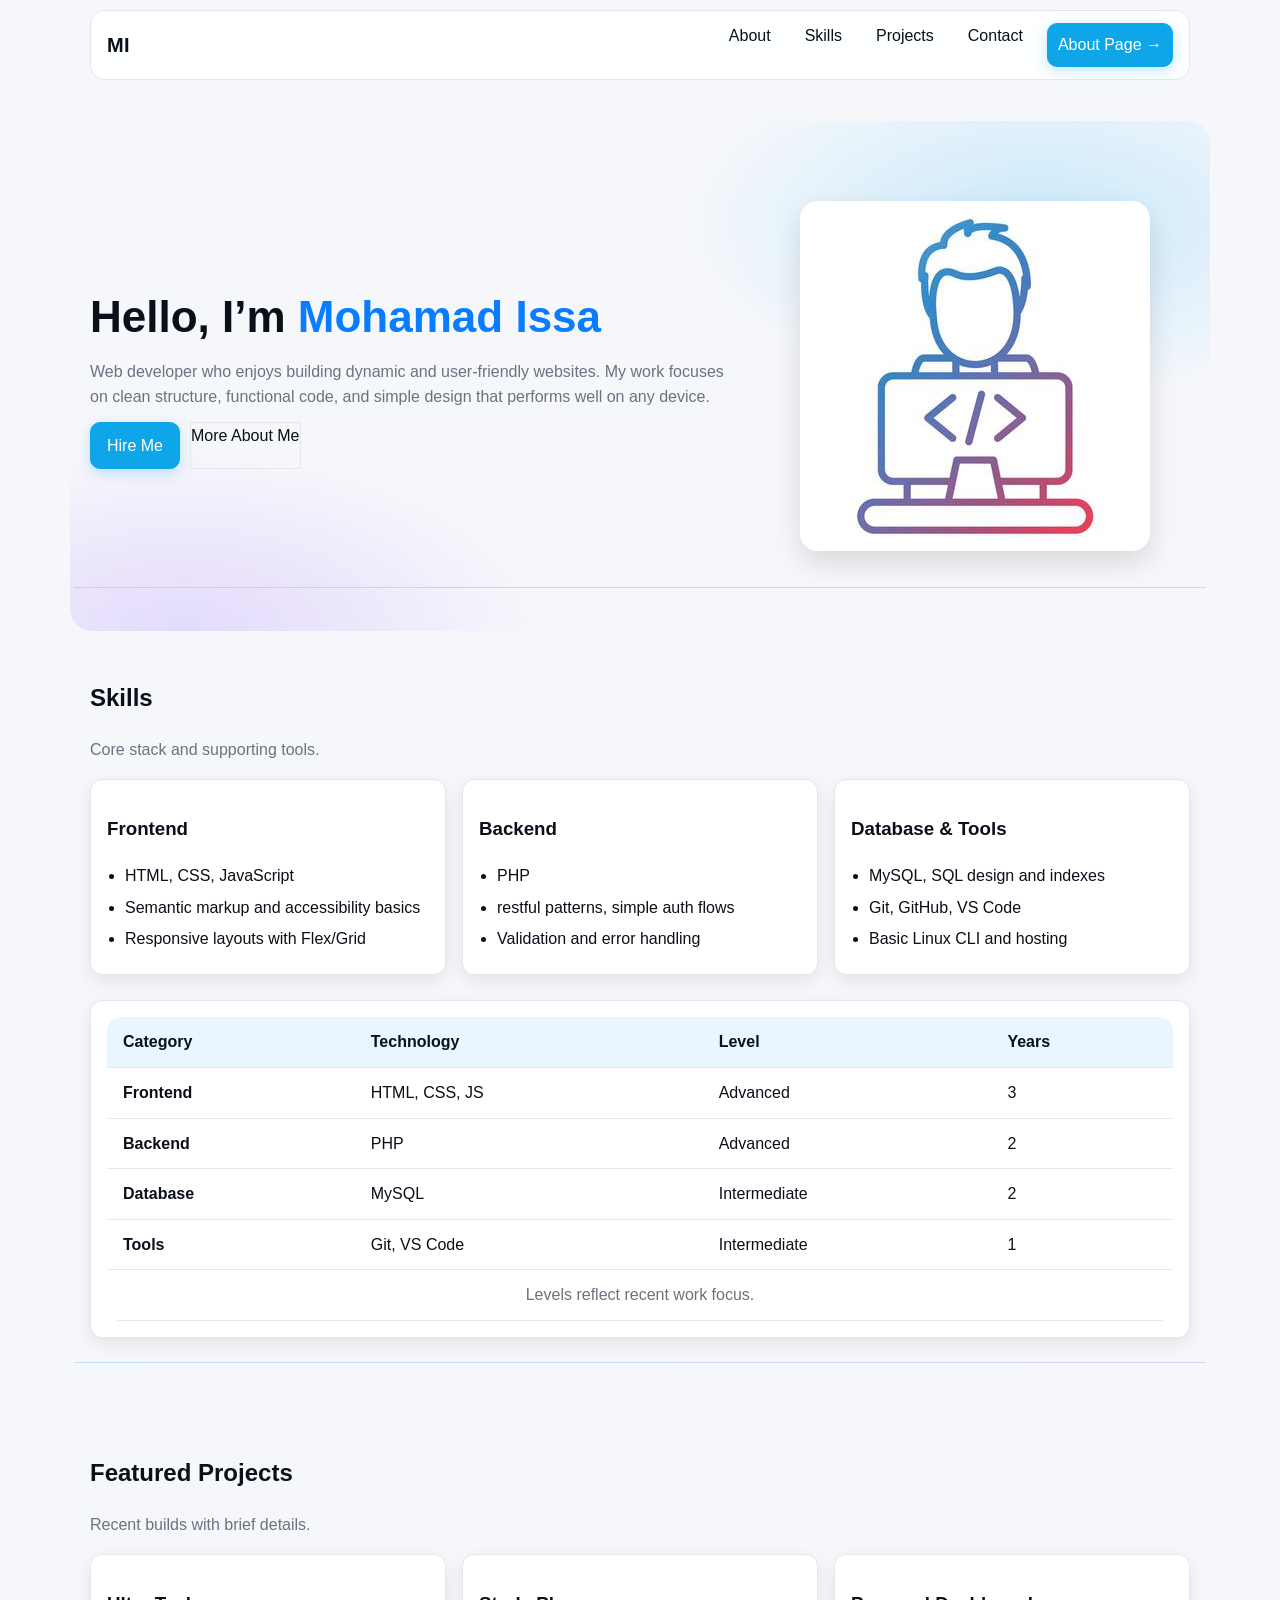
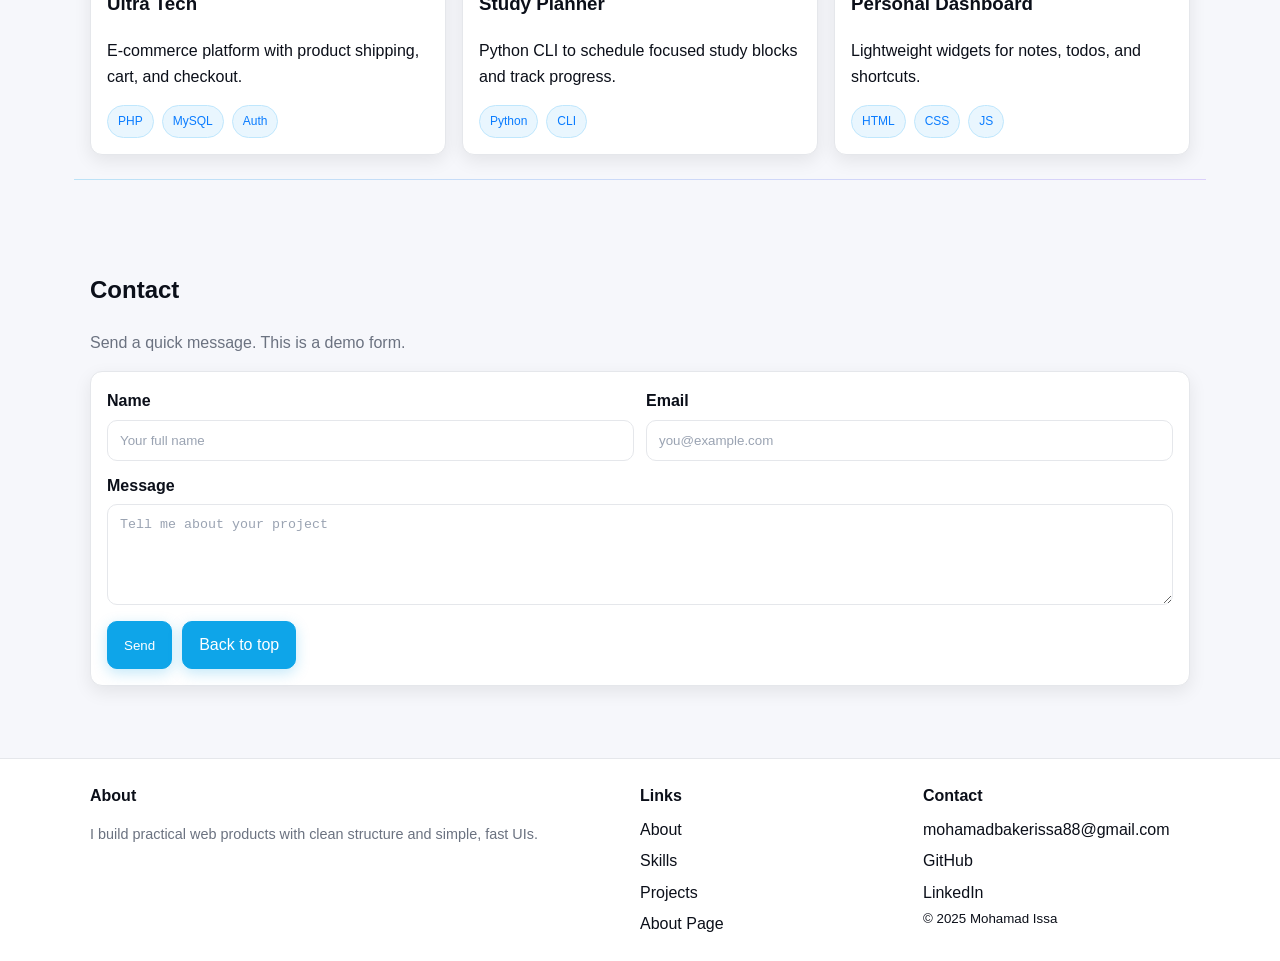
<file: my_website/index.html>
<!DOCTYPE html>
<html lang="en">
<head>
  <meta charset="UTF-8">
  <title>Mohamad Issa · Portfolio</title>
  <meta name="viewport" content="width=device-width, initial-scale=1">
  <link href="Style/utlities.css" rel="stylesheet">
  <link href="Style/index.css" rel="stylesheet">
</head>
<body>
  <!-- Header -->
  <header class="site-header">
    <nav class="nav container">
      <a class="logo" href="index.html" aria-label="Home">MI</a>
      <ul class="menu">
        <li><a href="#about">About</a></li>
        <li><a href="#skills">Skills</a></li>
        <li><a href="#projects">Projects</a></li>
        <li><a href="#contact">Contact</a></li>
        <li><a class="btn btn-sm" href="Pages/page1.html">About Page →</a></li>
      </ul>
    </nav>
  </header>
  <br><br>
  <main>
    <!-- Hero -->
    <section id="about" class="hero container">
      <div class="hero-text">
        <h1 class="headline">Hello, I’m <span class="accent">Mohamad Issa</span></h1>
        <p class="subhead">
          Web developer who enjoys building dynamic and user-friendly websites.
           My work focuses on clean structure, functional code, and simple design that performs well on any device.
        </p>
        <div class="actions">
          <a class="btn" href="#contact">Hire Me</a>
          <a class="btn2" href="Pages/page1.html">More About Me</a>
        </div>
      </div>
      <figure class="hero-media">
        <img src="Image/hero.jpg" alt="Hero image" class="img-cover">
      </figure>
    </section>

    <!-- Skills (expanded) -->
    <section id="skills" class="container section">
      <header class="section-head">
        <h2>Skills</h2>
        <p class="muted">Core stack and supporting tools.</p>
      </header>

      <div class="grid-3">
        <article class="card">
          <h3>Frontend</h3>
          <ul class="list">
            <li>HTML, CSS, JavaScript</li>
            <li>Semantic markup and accessibility basics</li>
            <li>Responsive layouts with Flex/Grid</li>
          </ul>
        </article>
        <article class="card">
          <h3>Backend</h3>
          <ul class="list">
            <li>PHP</li>
            <li>restful patterns, simple auth flows</li>
            <li>Validation and error handling</li>
          </ul>
        </article>
        <article class="card">
          <h3>Database & Tools</h3>
          <ul class="list">
            <li>MySQL, SQL design and indexes</li>
            <li>Git, GitHub, VS Code</li>
            <li>Basic Linux CLI and hosting</li>
          </ul>
        </article>
      </div>
        <br>
      <div class="table-wrap card">
        <table class="table">
          <thead>
            <tr>
              <th>Category</th><th>Technology</th><th>Level</th><th>Years</th>
            </tr>
          </thead>
          <tbody>
            <tr><th>Frontend</th><td>HTML, CSS, JS</td><td>Advanced</td><td>3</td></tr>
            <tr><th>Backend</th><td>PHP</td><td>Advanced</td><td>2</td></tr>
            <tr><th>Database</th><td>MySQL</td><td>Intermediate</td><td>2</td></tr>
            <tr><th>Tools</th><td>Git, VS Code</td><td>Intermediate</td><td>1</td></tr>
          </tbody>
          <tfoot>
            <tr><td colspan="4" class="muted">Levels reflect recent work focus.</td></tr>
          </tfoot>
        </table>
      </div>
    </section>

    <!-- Projects -->
    <section id="projects" class="container section">
      <header class="section-head">
        <h2>Featured Projects</h2>
        <p class="muted">Recent builds with brief details.</p>
      </header>

      <div class="grid-3">
        <article class="project card">
          <h3>Ultra Tech</h3>
          <p>E-commerce platform with product shipping, cart, and checkout.</p>
          <div class="tags">
            <span class="tag">PHP</span><span class="tag">MySQL</span><span class="tag">Auth</span>
          </div>
        </article>
        <article class="project card">
          <h3>Study Planner</h3>
          <p>Python CLI to schedule focused study blocks and track progress.</p>
          <div class="tags">
            <span class="tag">Python</span><span class="tag">CLI</span>
          </div>
        </article>
        <article class="project card">
          <h3>Personal Dashboard</h3>
          <p>Lightweight widgets for notes, todos, and shortcuts.</p>
          <div class="tags">
            <span class="tag">HTML</span><span class="tag">CSS</span><span class="tag">JS</span>
          </div>
        </article>
      </div>
    </section>

    <!-- Contact -->
    <section id="contact" class="container section">
      <header class="section-head">
        <h2>Contact</h2>
        <p class="muted">Send a quick message. This is a demo form.</p>
      </header>

      <form class="form card" onsubmit="event.preventDefault(); alert('Message sent (demo).'); this.reset();">
        <div class="grid-2">
          <label class="field">Name
            <input type="text" placeholder="Your full name" required>
          </label>
          <label class="field">Email
            <input type="email" placeholder="you@example.com" required>
          </label>
        </div>
        <label class="field">Message
          <textarea rows="5" placeholder="Tell me about your project" required></textarea>
        </label>
        <div class="actions">
          <button class="btn" type="submit">Send</button>
          <a class="btn btn-ghost" href="#top">Back to top</a>
        </div>
      </form>
    </section>
  </main>

  <!-- Footer -->
  <footer class="site-footer">
    <div class="container footer-grid">
      <section>
        <h4 class="footer-title">About</h4>
        <p class="muted small">I build practical web products with clean structure and simple, fast UIs.</p>
      </section>
      <section>
        <h4 class="footer-title">Links</h4>
        <ul class="footer-links">
          <li><a href="#about">About</a></li>
          <li><a href="#skills">Skills</a></li>
          <li><a href="#projects">Projects</a></li>
          <li><a href="Pages/page1.html">About Page</a></li>
        </ul>
      </section>
      <section>
        <h4 class="footer-title">Contact</h4>
        <ul class="footer-links">
          <li><a href="mailto:mohamadbakerissa88@gmail.com">mohamadbakerissa88@gmail.com</a></li>
          <li><a href="https://github.com/mohamadbaqer7" target="_blank" rel="noopener">GitHub</a></li>
          <li><a href="https://www.linkedin.com/" target="_blank" rel="noopener">LinkedIn</a></li>
        </ul>
        <small>© 2025 Mohamad Issa</small>
      </section>
    </div>
  </footer>

</body>
</html>
</file>
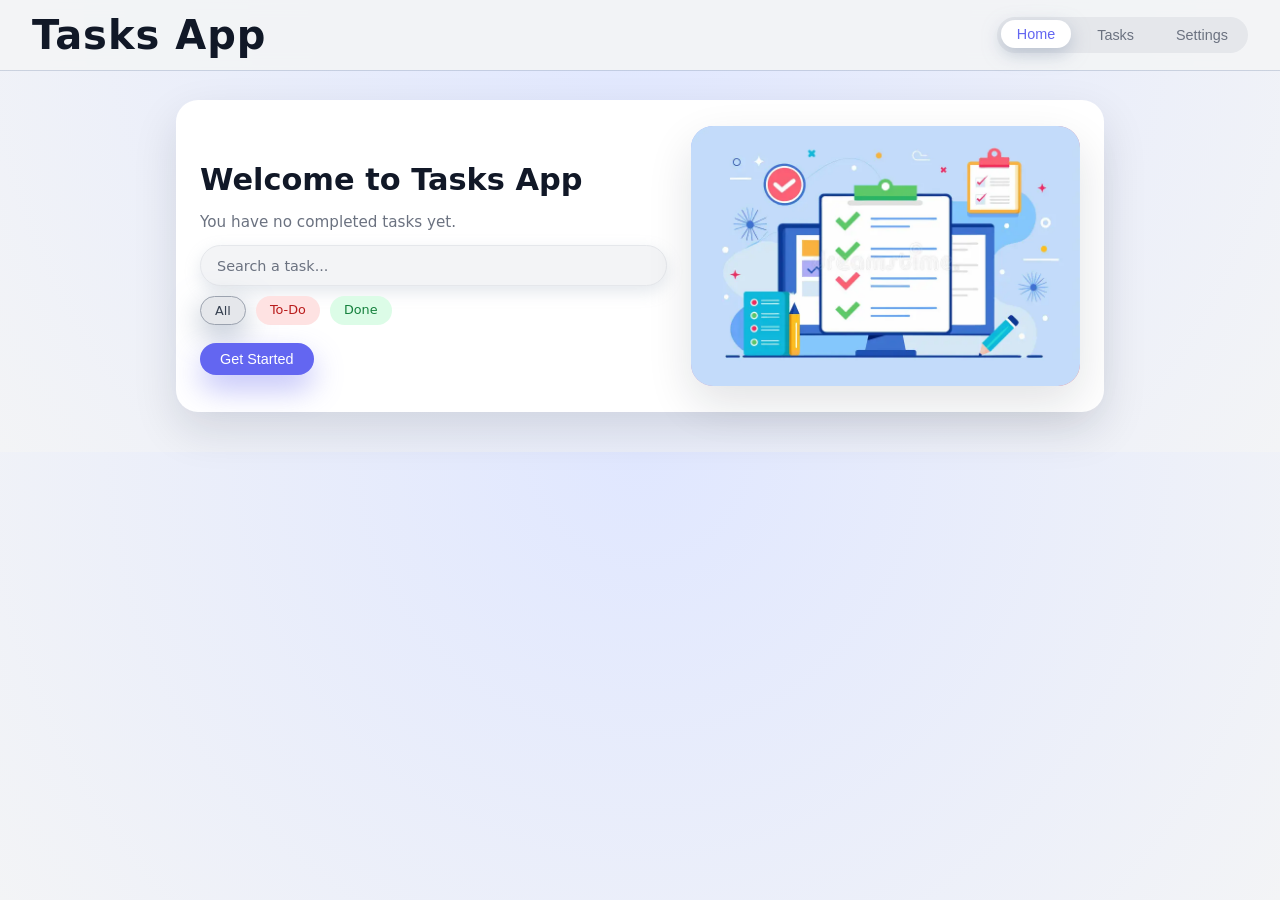
<file: task app/index.html>
<!DOCTYPE html>
<html lang="en">
<head>
  <meta charset="UTF-8" />
  <title>Tasks App</title>
  <meta name="viewport" content="width=device-width, initial-scale=1.0" />

  <link rel="stylesheet" href="styles/utilities.css" />
  <link rel="stylesheet" href="styles/home.css" />
  <link rel="stylesheet" href="styles/tasks.css" />
  <link rel="stylesheet" href="styles/settings.css" />
</head>

<body>
  <header class="header">
    <div class="logo">Tasks App</div>

    <nav class="tabs">
      <button class="tab tab-active" id="tab-home" onclick="showSection('home', this)">Home</button>
      <button class="tab" id="tab-tasks" onclick="showSection('tasks', this)">Tasks</button>
      <button class="tab" id="tab-settings" onclick="showSection('settings', this)">Settings</button>
    </nav>
  </header>

  <main>

    <!-- HOME -->
    <section id="home" class="section section-active">
      <div class="home-box">

        <div class="home-text">
          <h1 id="home-title">Welcome to Tasks App</h1>
          <p id="home-subtitle">You have no completed tasks yet.</p>

          <div class="home-search">
            <input id="search-input" class="home-search-input"
                   type="text" placeholder="Search a task..."
                   onkeyup="onSearchChange()">
          </div>

          <div class="home-tags">
            <div id="chip-all" class="home-tag home-tag-all home-tag-active"
                 onclick="activateChip('all')">All</div>

            <div id="chip-todo" class="home-tag home-tag-todo"
                 onclick="activateChip('todo')">To-Do</div>

            <div id="chip-done" class="home-tag home-tag-done"
                 onclick="activateChip('done')">Done</div>
          </div>

          <button class="btn" onclick="goToTasks()">Get Started</button>
        </div>

        <img src="assets/task.jpg" class="home-img" alt="hero">
      </div>
    </section>

    <!-- TASKS -->
    <section id="tasks" class="section">
      <h2>Your Tasks</h2>
      <p class="section-subtitle">Add tasks and mark them as done.</p>

      <form class="task-form" onsubmit="return addTask()">
        <input id="task-input" type="text" placeholder="Enter new task..." autocomplete="off">
        <button class="btn" type="submit">Add</button>
      </form>

      <p id="task-stats" class="task-stats"></p>
      <ul id="task-list" class="task-list"></ul>
    </section>

    <!-- SETTINGS -->
    <section id="settings" class="section">
      <h2>Settings</h2>
      <p class="section-subtitle">Update your profile and see your progress.</p>

      <div class="settings-box">

        <form class="settings-form" onsubmit="return saveSettings()">
          <label>Name</label>
          <input id="name-input" type="text" placeholder="Your name">

          <label>Email</label>
          <input id="email-input" type="email" placeholder="you@example.com">

          <button class="btn" type="submit">Save</button>
        </form>

        <div class="user-card">
          <h3 id="card-name">Guest</h3>
          <p id="card-email">—</p>
          <p>Completed tasks: <span id="card-count">0</span></p>
        </div>

      </div>
    </section>

  </main>

  <script src="scripts/main.js"></script>
  <script src="scripts/tasks.js"></script>
  <script src="scripts/settings.js"></script>
</body>
</html>
</file>
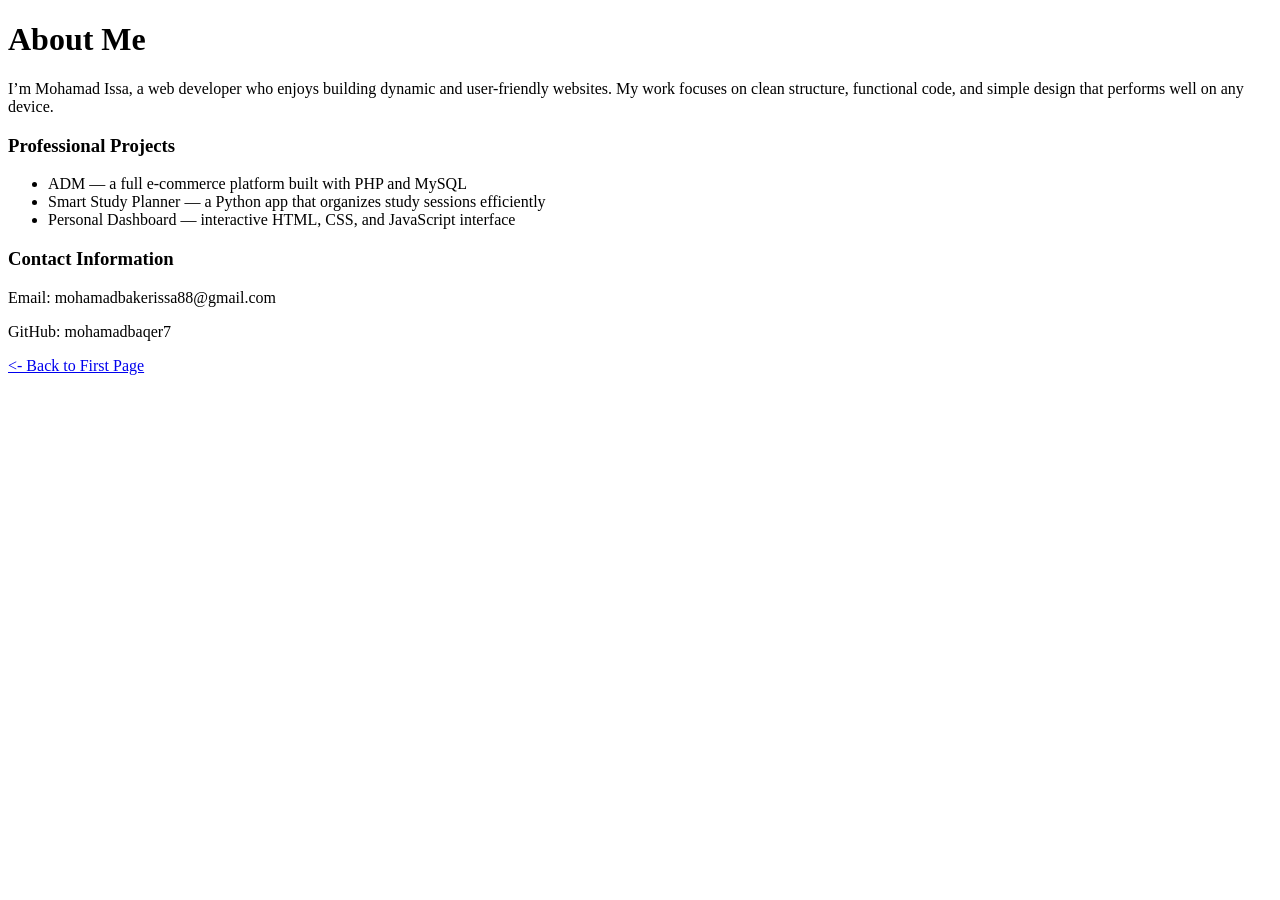
<file: about.html>
<!DOCTYPE html>
<html lang="en">
<head>
  <meta charset="UTF-8">
  <title>About - Mohamad Issa</title>
</head>
<body>
  <h1>About Me</h1>
  <p>
    I’m Mohamad Issa, a web developer who enjoys building dynamic and user-friendly websites.  
    My work focuses on clean structure, functional code, and simple design that performs well on any device.
  </p>

  <h3>Professional Projects</h3>
  <ul>
    <li>ADM — a full e-commerce platform built with PHP and MySQL</li>
    <li>Smart Study Planner — a Python app that organizes study sessions efficiently</li>
    <li>Personal Dashboard — interactive HTML, CSS, and JavaScript interface</li>
  </ul>

  <h3>Contact Information</h3>
  <p>Email: mohamadbakerissa88@gmail.com</p>
  <p>GitHub: mohamadbaqer7 </p>

  <a href="info.html"><- Back to First Page</a>
</body>
</html>
</file>
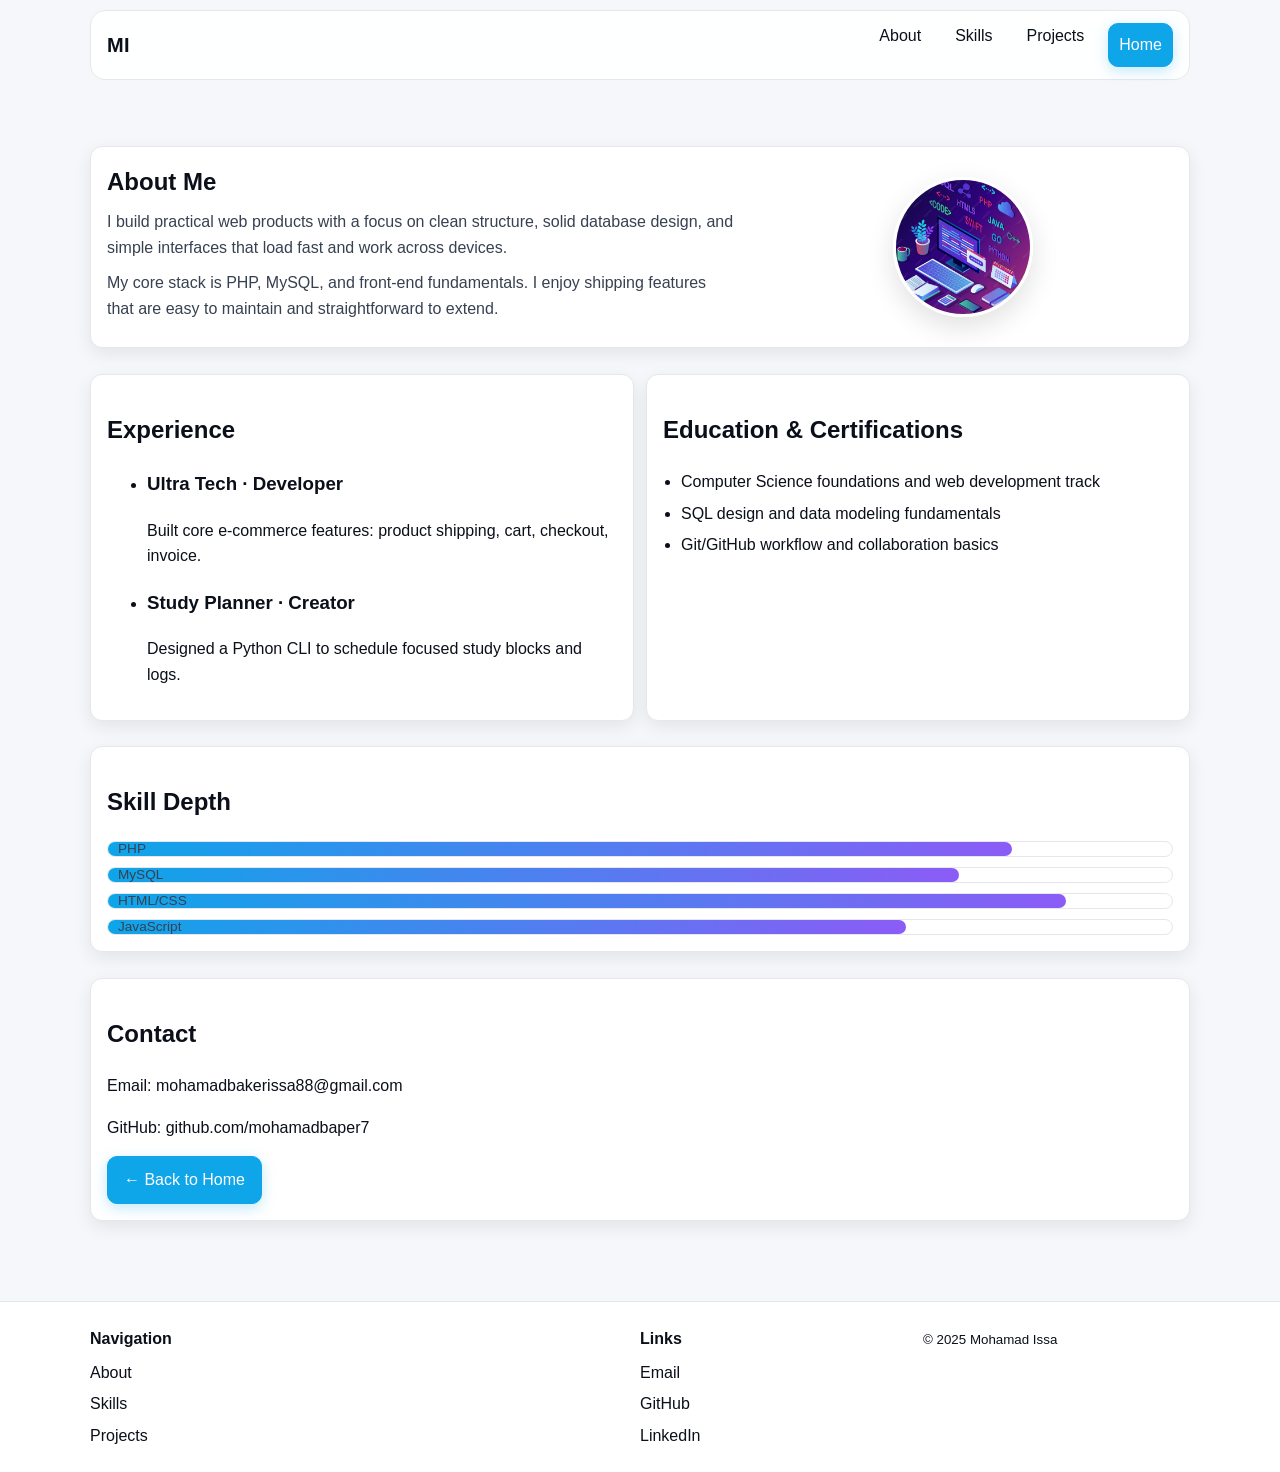
<file: my_website/Pages/page1.html>
<!DOCTYPE html>
<html lang="en">
<head>
  <meta charset="UTF-8">
  <title>About · Mohamad Issa</title>
  <meta name="viewport" content="width=device-width, initial-scale=1">
  <link href="../Style/utlities.css" rel="stylesheet">
  <link href="../Style/page1.css" rel="stylesheet">
</head>
<body>
  <!-- Header -->
  <header class="site-header">
    <nav class="nav container">
      <a class="logo" href="../index.html" aria-label="Home">MI</a>
      <ul class="menu">
        <li><a href="../index.html#about">About</a></li>
        <li><a href="../index.html#skills">Skills</a></li>
        <li><a href="../index.html#projects">Projects</a></li>
        <li><a class="btn btn-sm" href="../index.html">Home</a></li>
      </ul>
    </nav>
  </header>

  <main class="container pad-y">
    <!-- About block -->
    <section class="about card">
      <div class="about-text">
        <h1>About Me</h1>
        <p>
          I build practical web products with a focus on clean structure, solid database design,
          and simple interfaces that load fast and work across devices.
        </p>
        <p>
          My core stack is PHP, MySQL, and front-end fundamentals. I enjoy shipping features that
          are easy to maintain and straightforward to extend.
        </p>
      </div>
      <div class="about-media">
        <img src="../Image/avatar.png" alt="Avatar" class="avatar">
      </div>
    </section>
      <br>
    <!-- Experience / Education -->
    <section class="grid-2 gap">
      <article class="card">
        <h2>Experience</h2>
        <ul class="timeline">
          <li>
            <div class="dot"></div>
            <div class="tl-body">
              <h3>Ultra Tech · Developer</h3>
              <p>Built core e-commerce features: product shipping, cart, checkout, invoice.</p>
            </div>
          </li>
          <li>
            <div class="dot"></div>
            <div class="tl-body">
              <h3>Study Planner · Creator</h3>
              <p>Designed a Python CLI to schedule focused study blocks and logs.</p>
            </div>
          </li>
        </ul>
      </article>

      <article class="card">
        <h2>Education & Certifications</h2>
        <ul class="list">
          <li>Computer Science foundations and web development track</li>
          <li>SQL design and data modeling fundamentals</li>
          <li>Git/GitHub workflow and collaboration basics</li>
        </ul>
      </article>
    </section>
    <br>
    <!-- Skills depth -->
    <section class="card">
      <h2>Skill Depth</h2>
      <div class="bars">
        <div class="bar"><span>PHP</span><i style="width:85%"></i></div>
        <div class="bar"><span>MySQL</span><i style="width:80%"></i></div>
        <div class="bar"><span>HTML/CSS</span><i style="width:90%"></i></div>
        <div class="bar"><span>JavaScript</span><i style="width:75%"></i></div>
      </div>
    </section>
    <br>
    <!-- Contact info -->
    <section class="card">
      <h2>Contact</h2>
      <p>Email: mohamadbakerissa88@gmail.com</p>
      <p>GitHub: github.com/mohamadbaper7</p>
      <a class="btn" href="../index.html">← Back to Home</a>
    </section>
  </main>

  <!-- Footer -->
  <footer class="site-footer">
    <div class="container footer-grid">
      <section>
        <h4 class="footer-title">Navigation</h4>
        <ul class="footer-links">
          <li><a href="../index.html#about">About</a></li>
          <li><a href="../index.html#skills">Skills</a></li>
          <li><a href="../index.html#projects">Projects</a></li>
        </ul>
      </section>
      <section>
        <h4 class="footer-title">Links</h4>
        <ul class="footer-links">
          <li><a href="mailto:mohamadbakerissa88@gmail.com">Email</a></li>
          <li><a href="https://github.com/mohamadbaqer7" target="_blank" rel="noopener">GitHub</a></li>
          <li><a href="https://www.linkedin.com/" target="_blank" rel="noopener">LinkedIn</a></li>
        </ul>
      </section>
      <section>
        <small>© 2025 Mohamad Issa</small>
      </section>
    </div>
  </footer>

</body>
</html>
</file>
<file: my_website/Style/utlities.css>
* { box-sizing: border-box; }
html, body { height: 100%; }
body {
  margin: 0;
  font-family: Arial, Helvetica, sans-serif;
  color: #0b0f19;              
  background: #f6f7fb;
  line-height: 1.6;
}
a { color: inherit; text-decoration: none; }
img { max-width: 100%; height: auto; display: block; }

.container { width: 92%; max-width: 1100px; margin: 0 auto; }
.section { padding: 48px 0; }
.pad-y { padding: 56px 0; }
.muted { color: #6b7280; }
.small { font-size: 0.9rem; }

.card {
  background: #fff;
  border: 1px solid #e5e7eb;
  border-radius: 12px;
  box-shadow: 0 6px 18px rgba(0,0,0,.08);
  padding: 16px;
}

.site-header { position: sticky; top: 0; z-index: 30; }
.nav {
  display: flex; justify-content: space-between; align-items: center;
  padding: 12px 16px;
  background: rgba(255,255,255,.9);
  backdrop-filter: blur(6px);
  border: 1px solid #e5e7eb;
  border-radius: 15px;          
  margin: 10px auto;
}
.logo { font-weight: 800; font-size: 20px; letter-spacing: .4px; }
.menu { list-style: none; display: flex; gap: 14px; margin: 0; padding: 0; }
.menu a { padding: 8px 10px; border-radius: 10px; }
.menu a:hover { background: rgba(0,0,0,.06); }

.btn {
  display: inline-block;
  background: #0ea5e9;          
  color: #fff;
  border: 1px solid #0ea5e9;
  border-radius: 10px;
  padding: 10px 16px;
  cursor: pointer;
  transition: opacity .15s ease, transform .08s ease;
  box-shadow: 0 4px 14px rgba(14,165,233,.25);
}
.btn:hover { opacity: .97; transform: translateY(-1px); }
.btn:active { transform: translateY(0); }
.btn-sm { padding: 8px 12px; }
.btn2 {
  background: transparent; color: #0b0f19; border: 1px solid #e5e7eb;
}

.hero {
  display: grid; grid-template-columns: 1.2fr .8fr; gap: 24px;
  align-items: center; padding: 44px 0;
}
.headline { font-size: clamp(28px, 4vw, 44px); margin: 0 0 6px; }
.accent { color: #0a7cff; }     
.subhead { margin: 0 0 12px; color: #6b7280; }
.actions { display: flex; gap: 10px; flex-wrap: wrap; }
.hero-media { display: flex; flex-direction: column; align-items: center; gap: 6px; }
.img-cover {
  max-width: 360px; border-radius: 18px;
  box-shadow: 0 12px 28px rgba(0,0,0,.12); object-fit: cover;
}

.list { margin: 0; padding-left: 18px; }
.list li { margin: 6px 0; }

.table-wrap { overflow-x: auto; }
.table {
  width: 100%;
  border-collapse: separate; border-spacing: 0;
  background: #fff; border-radius: 14px; overflow: hidden;
}
.table thead th {
  background: #e9f6fe;          
  color: #0b0f19;
}
.table th, .table td {
  padding: 12px 14px; border-bottom: 1px solid #e5e7eb; text-align: left;
}
.table tbody tr:hover { background: #fafbff; }
.table tfoot td { text-align: center; color: #6b7280; }

.grid-3 { display: grid; grid-template-columns: repeat(3, 1fr); gap: 16px; }
.project { transition: transform .12s ease, box-shadow .2s ease; }
.project:hover { transform: translateY(-2px); box-shadow: 0 12px 28px rgba(0,0,0,.12); }
.tags { display: flex; gap: 8px; flex-wrap: wrap; }
.tag {
  font-size: 12px;
  padding: 6px 10px; border-radius: 999px;
  background: #e9f6fe; color: #0a7cff; border: 1px solid #bfe7fd;
}

.form { display: grid; gap: 12px; }
.grid-2 { display: grid; grid-template-columns: 1fr 1fr; gap: 12px; }
.field { display: grid; gap: 6px; font-weight: 600; }
input, textarea {
  width: 100%; padding: 12px;
  border-radius: 10px; border: 1px solid #e5e7eb; background: #fff; color: #0b0f19;
}
input::placeholder, textarea::placeholder { color: #9aa3b2; }
.form .actions { margin-top: 4px; display: flex; gap: 10px; flex-wrap: wrap; }

.site-footer {
  background: #fff; border-top: 1px solid #e5e7eb;
  padding: 24px 0; margin-top: 24px;
}
.footer-grid {
  display: grid; grid-template-columns: 2fr 1fr 1fr; gap: 16px; align-items: start;
}
.footer-title { margin: 0 0 8px; }
.footer-links { list-style: none; margin: 0; padding: 0; display: grid; gap: 6px; }
.footer-links a:hover { text-decoration: underline; }
</file>
<file: my_website/Style/index.css>
.section{position:relative}

.section::before{
  content:"";position:absolute;
  inset:-24px -16px auto -16px;height:1px;
  background:linear-gradient(90deg,rgba(14,165,233,.25),rgba(139,92,246,.25));
}

.hero{position:relative;
      isolation:isolate}
      
.hero::after{
  content:"";position:absolute;inset:-20px;z-index:-1;border-radius:22px;
  background:radial-gradient(600px 300px at 85% 20%,rgba(14,165,233,.18),transparent 60%),
             radial-gradient(600px 300px at 10% 100%,rgba(139,92,246,.18),transparent 60%);
  filter:saturate(120%)
}
.form .actions{margin-top:4px;display:flex;gap:10px;flex-wrap:wrap}

.table thead th{font-weight:700}

.table th:first-child,.table td:first-child{padding-left:16px}

.table th:last-child,.table td:last-child{padding-right:16px}
</file>
<file: task app/styles/utilities.css>
:root {
  --bg: #f3f4f6;
  --card: #ffffff;
  --accent: #6366f1;
  --accent-soft: #eef2ff;
  --text-main: #111827;
  --text-muted: #6b7280;
  --success: #16a34a;
  --danger: #ef4444;
  --radius-lg: 22px;
  --radius-md: 14px;
  --shadow-soft: 0 18px 45px rgba(15, 23, 42, 0.12);
}

*,
*::before,
*::after {
  box-sizing: border-box;
}

body {
  margin: 0;
  font-family: system-ui, -apple-system, BlinkMacSystemFont, "Segoe UI", sans-serif;
  background: radial-gradient(circle at top, #e0e7ff, var(--bg));
  color: var(--text-main);
}

/* HEADER */

.header {
  position: sticky;
  top: 0;
  z-index: 10;
  background: rgba(243, 244, 246, 0.95);
  backdrop-filter: blur(10px);
  display: flex;
  align-items: center;
  justify-content: space-between;
  padding: 12px 32px;
  box-shadow: 0 1px 0 rgba(148, 163, 184, 0.4);
}

.logo {
  font-weight: 700;
  letter-spacing: 1px;
  font-size: 40px;
}

.tabs {
  display: flex;
  gap: 10px;
  padding: 4px;
  background: #e5e7eb;
  border-radius: 999px;
}

.tab {
  border: none;
  background: transparent;
  padding: 6px 16px;
  border-radius: 999px;
  font-size: 0.9rem;
  color: var(--text-muted);
  cursor: pointer;
  transition: background 0.18s, color 0.18s, transform 0.08s;
}

.tab:hover {
  background: rgba(255, 255, 255, 0.9);
}

.tab-active {
  background: #ffffff;
  color: var(--accent);
  transform: translateY(-1px);
  box-shadow: 0 6px 18px rgba(148, 163, 184, 0.55);
}

/* LAYOUT */

main {
  max-width: 960px;
  margin: 30px auto 40px;
  padding: 0 16px;
}

.section {
  display: none;
  background: var(--card);
  border-radius: var(--radius-lg);
  box-shadow: var(--shadow-soft);
  padding: 26px 24px;
}

.section-active {
  display: block;
}

.section h2 {
  margin-top: 0;
  margin-bottom: 4px;
}

.section-subtitle {
  margin-top: 0;
  margin-bottom: 10px;
  font-size: 0.9rem;
  color: var(--text-muted);
}

/* BUTTONS */

.btn {
  border: none;
  border-radius: 999px;
  padding: 8px 20px;
  background: var(--accent);
  color: #ffffff;
  font-size: 0.9rem;
  cursor: pointer;
  font-weight: 500;
  box-shadow: 0 14px 30px rgba(99, 102, 241, 0.4);
  transition: transform 0.08s, box-shadow 0.12s, background 0.15s;
}

.btn:hover {
  background: #4f46e5;
}

.btn:active {
  transform: translateY(1px) scale(0.99);
  box-shadow: 0 4px 12px rgba(99, 102, 241, 0.4);
}

.btn-small {
  padding: 5px 13px;
  font-size: 0.78rem;
}

/* INPUT BASE */

input {
  font-family: inherit;
  font-size: 0.9rem;
}

/* Home search + tags */

.home-search {
  margin: 14px 0 10px;
  padding: 10px 14px;
  border-radius: 999px;
  background: #f3f4f6;
  border: 1px solid #e5e7eb;
  box-shadow: 0 6px 16px rgba(148, 163, 184, 0.25);
}

.home-search-input {
  width: 100%;
  border: none;
  outline: none;
  background: transparent;
  font-size: 0.9rem;
  color: var(--text-main);
}

.home-search-input::placeholder {
  color: var(--text-muted);
}

.home-tags {
  display: flex;
  gap: 10px;
  margin-bottom: 18px;
}

.home-tag {
  padding: 6px 14px;
  border-radius: 999px;
  font-size: 0.8rem;
  font-weight: 500;
  cursor: pointer;
  background: #e5e7eb;
  color: var(--text-main);
}

.home-tag-all {
  background: #e5e7eb;
  color: #374151;
}

.home-tag-todo {
  background: #fee2e2;
  color: #b91c1c;
}

.home-tag-done {
  background: #dcfce7;
  color: #15803d;
}

.home-tag-active {
  box-shadow: 0 10px 30px rgba(148, 163, 184, 0.7);
  border: 1px solid #9ca3af;
}

/* Task stats */

.task-stats {
  margin-top: 4px;
  font-size: 0.8rem;
  color: var(--text-muted);
}

.card-hover {
  transition: transform 0.12s, box-shadow 0.12s;
}

.card-hover:hover {
  transform: translateY(-2px);
  box-shadow: 0 18px 40px rgba(15, 23, 42, 0.12);
}

@media (max-width: 768px) {
  .header {
    padding-inline: 16px;
  }

  main {
    margin-top: 20px;
  }
}
</file>
<file: task app/styles/home.css>
.home-box {
  display: grid;
  grid-template-columns: minmax(0, 1.2fr) minmax(0, 1fr);
  gap: 24px;
  align-items: center;
}

.home-text h1 {
  font-size: 1.9rem;
  margin-bottom: 6px;
}

.home-text p {
  font-size: 0.95rem;
  color: var(--text-muted);
  margin-bottom: 8px;
}

.home-img {
  width: 100%;
  border-radius: var(--radius-lg);
  box-shadow: var(--shadow-soft);
  object-fit: cover;
  background: linear-gradient(135deg, #a5b4fc, #f97373);
}

/* fallback لو ما في صورة حقيقية */
.home-img:not([src]) {
  min-height: 180px;
}

@media (max-width: 768px) {
  .home-box {
    grid-template-columns: minmax(0, 1fr);
  }

  .home-text h1 {
    font-size: 1.6rem;
  }
}
</file>
<file: task app/styles/tasks.css>
.task-form {
  display: flex;
  gap: 10px;
  margin: 18px 0 8px;
}

#task-input {
  flex: 1;
  padding: 9px 12px;
  border-radius: 999px;
  border: 1px solid #d1d5db;
  background: #f9fafb;
  color: var(--text-main);
}

#task-input::placeholder {
  color: var(--text-muted);
}

.task-list {
  list-style: none;
  padding: 0;
  margin: 14px 0 0;
  display: flex;
  flex-direction: column;
  gap: 10px;
}

.task-item {
  display: flex;
  justify-content: space-between;
  align-items: center;
  padding: 10px 14px;
  border-radius: var(--radius-md);
  background: #f9fafb;
  box-shadow: 0 8px 22px rgba(15, 23, 42, 0.06);
  border-left: 4px solid transparent;
}

.task-item span {
  font-size: 0.9rem;
}

.done {
  border-left-color: var(--success);
  background: #ecfdf3;
}

.notdone {
  border-left-color: var(--danger);
  background: #fef2f2;
}
</file>
<file: task app/styles/settings.css>
.settings-box {
  display: grid;
  grid-template-columns: minmax(0, 1.2fr) minmax(0, 0.9fr);
  gap: 22px;
  margin-top: 12px;
}

/* FORM */
.settings-form {
  display: flex;
  flex-direction: column;
  gap: 10px;
}

.settings-form label {
  font-size: 0.85rem;
  color: var(--text-muted);
}

.settings-form input {
  padding: 8px 11px;
  border-radius: 10px;
  border: 1px solid #d1d5db;
  background: #f9fafb;
  color: var(--text-main);
}

/* USER CARD */

.user-card {
  background: linear-gradient(135deg, #eef2ff, #fefce8);
  border-radius: var(--radius-lg);
  padding: 16px 18px;
  box-shadow: var(--shadow-soft);
}

.user-card h3 {
  margin: 0 0 4px;
}

.user-card p {
  margin: 2px 0;
  color: var(--text-muted);
}

.user-card span {
  font-weight: 700;
  color: var(--accent);
}


@media (max-width: 768px) {
  .settings-box {
    grid-template-columns: minmax(0, 1fr);
  }
}
</file>
<file: my_website/Style/page1.css>
.about{display:grid;grid-template-columns:1.2fr .8fr;
        align-items:center;gap:18px}

.about-text h1{margin:0 0 8px}

.about-text p{margin:0 0 10px;color:#374151}

.about-media{display:flex;justify-content:center}

.avatar{width:140px;height:140px;
        border-radius:50%;object-fit:cover;
        box-shadow:0 10px 28px rgba(0,0,0,.12);
        border:3px solid #fff}


.bars{display:grid;gap:10px;
      margin-top:8px}

.bar{background:#fff;border:1px solid #e5e7eb;
      border-radius:999px;position:relative;height:16px}

.bar span{position:absolute;left:10px;top:50%;
          transform:translateY(-50%);
          font-size:.85rem;color:#374151}

.bar i{display:block;height:100%;
      border-radius:999px;background:linear-gradient(90deg,#0ea5e9,#8b5cf6)}
</file>
